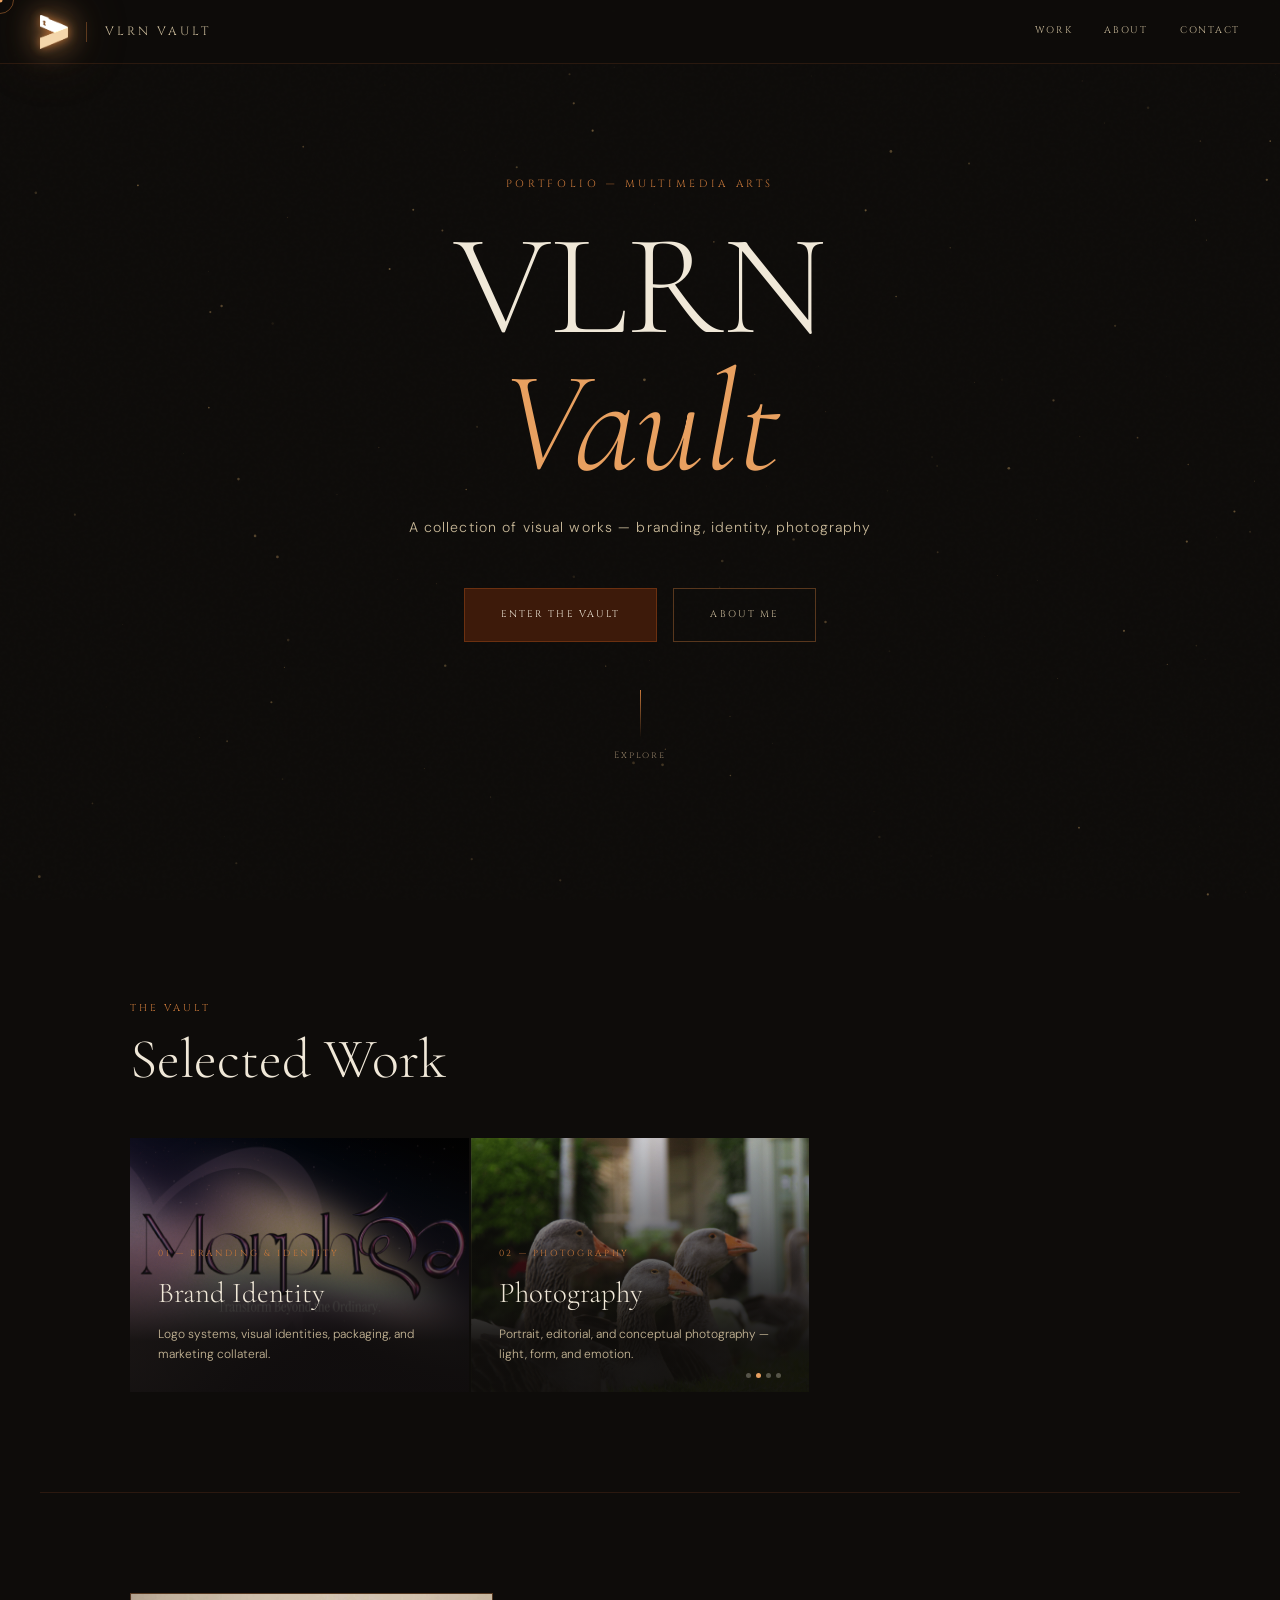
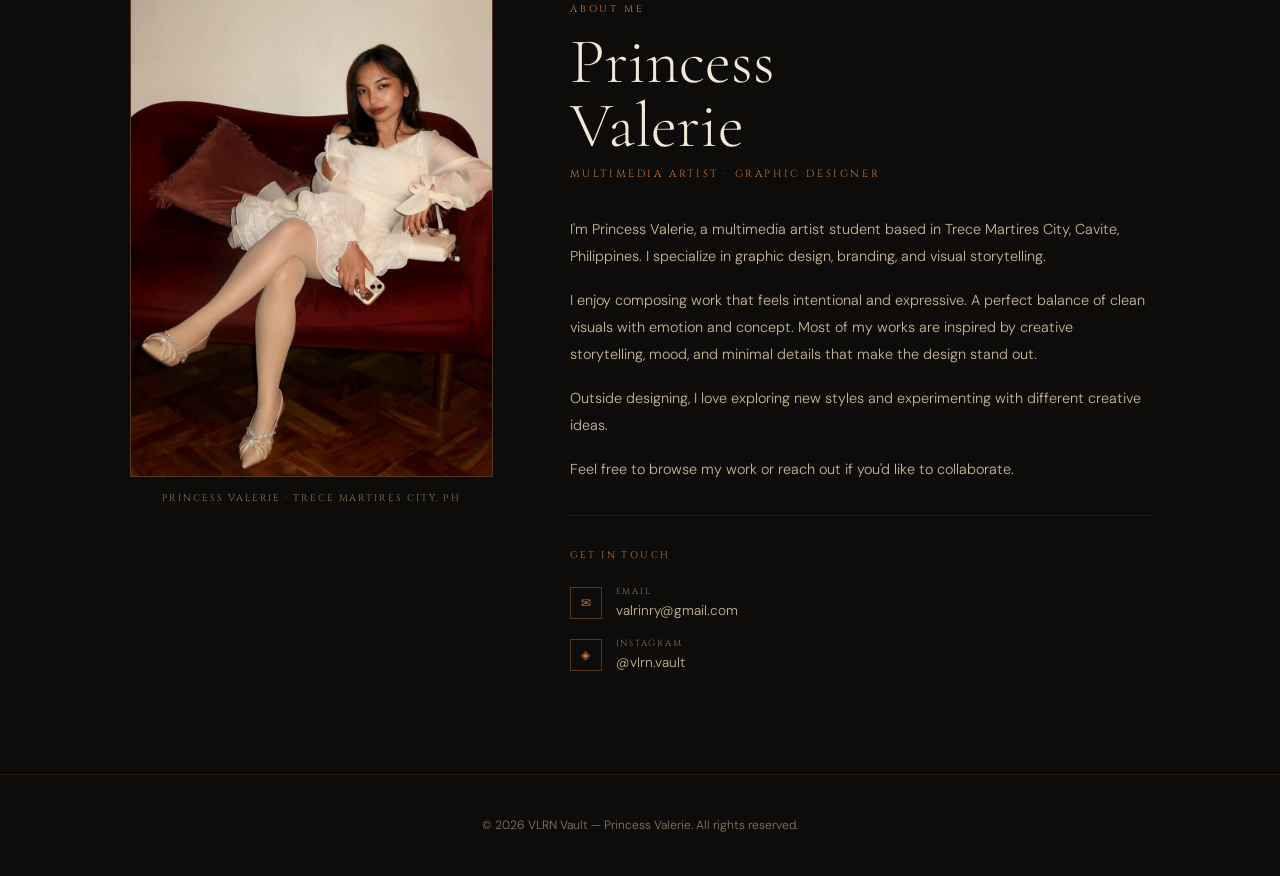
<file: index.html>
<!DOCTYPE html>
<html lang="en">
<head>
  <meta charset="UTF-8" />
  <meta name="viewport" content="width=device-width, initial-scale=1.0" />
  <title>VLRN Vault — Princess Valerie</title>
  <link rel="preconnect" href="https://fonts.googleapis.com" />
  <link rel="preconnect" href="https://fonts.gstatic.com" crossorigin />
  <link href="https://fonts.googleapis.com/css2?family=Cormorant+Garamond:ital,wght@0,300;0,400;0,500;0,600;1,300;1,400&family=Cinzel:wght@400;500;600&family=DM+Sans:wght@300;400;500&display=swap" rel="stylesheet" />
  <link rel="icon" type="image/png" href="../assets/vlrn5.png" />
  <style>
    :root {
      --bg: #0e0c0a; --bg2: #161310; --bg3: #1a1410;
      --brown: #3d1a0a; --brown-mid: #6b3010;
      --cream: #f0e8d8; --cream-muted: #c8b898; --cream-dim: #8a7860;
      --accent: #c8783a; --accent2: #e8a060; --accent3: #f0c080;
      --border: rgba(160, 80, 40, 0.2); --border-bright: rgba(200, 120, 58, 0.4);
      --ff-display: 'Cormorant Garamond', Georgia, serif;
      --ff-label: 'Cinzel', serif;
      --ff-body: 'DM Sans', sans-serif;
    }
    *, *::before, *::after { box-sizing: border-box; margin: 0; padding: 0; }
    html { scroll-behavior: smooth; }
    body {
      background: var(--bg); color: var(--cream);
      font-family: var(--ff-body); font-weight: 300;
      line-height: 1.7; overflow-x: hidden; cursor: none; min-height: 100vh;
    }
    body::before {
      content: ''; position: fixed; inset: 0; z-index: 1; pointer-events: none;
      background-image: url("data:image/svg+xml,%3Csvg viewBox='0 0 256 256' xmlns='http://www.w3.org/2000/svg'%3E%3Cfilter id='noise'%3E%3CfeTurbulence type='fractalNoise' baseFrequency='0.9' numOctaves='4' stitchTiles='stitch'/%3E%3C/filter%3E%3Crect width='100%25' height='100%25' filter='url(%23noise)' opacity='0.04'/%3E%3C/svg%3E");
      opacity: 0.35;
    }

    /* CURSOR */
    .cursor-dot { position:fixed;width:5px;height:5px;background:var(--accent2);border-radius:50%;pointer-events:none;z-index:9999;transform:translate(-50%,-50%); }
    .cursor-ring { position:fixed;width:28px;height:28px;border:1.5px solid rgba(200,120,58,0.5);border-radius:50%;pointer-events:none;z-index:9998;transform:translate(-50%,-50%);transition:width .25s,height .25s,border-color .25s; }
    .cursor-ring.hovered { width:44px;height:44px;border-color:var(--accent); }

    /* CANVAS */
    #stars { position:fixed;top:0;left:0;z-index:0;pointer-events:none;width:100%;height:100%; }

    /* NAV */
    .nav {
      position: fixed; top:0;left:0;right:0;height:64px;
      display:flex;align-items:center;justify-content:space-between;
      padding:0 40px;z-index:100;
      background: rgba(14,12,10,0.92);
      border-bottom:1px solid var(--border);
      backdrop-filter:blur(12px);
    }
    /* Logo area — mirrors photography.html */
    .nav-left { display:flex;align-items:center;gap:18px; }
    .vlrn-logo-link { display:flex;align-items:center;text-decoration:none;flex-shrink:0; }
    .vlrn-logo-img {
      height:34px;width:auto;display:block;
      filter:
        invert(0) sepia(0.35) saturate(1.5) hue-rotate(3deg) brightness(1.05)
        drop-shadow(0 0 5px rgba(200,120,58,0.9))
        drop-shadow(0 0 14px rgba(232,160,96,0.65))
        drop-shadow(0 0 28px rgba(200,120,58,0.3));
      transition:filter .3s ease;
    }
    .vlrn-logo-link:hover .vlrn-logo-img {
      filter:
        invert(1) sepia(0.45) saturate(1.7) hue-rotate(3deg) brightness(1.15)
        drop-shadow(0 0 8px rgba(240,192,128,1))
        drop-shadow(0 0 22px rgba(232,160,96,0.9))
        drop-shadow(0 0 44px rgba(200,120,58,0.5));
    }
    .vlrn-logo-text { font-family:var(--ff-label);font-size:0.75rem;letter-spacing:0.25em;text-transform:uppercase;color:var(--cream-muted);text-decoration:none;transition:color .2s; }
    .vlrn-logo-text:hover { color:var(--cream); }
    .nav-divider { width:1px;height:20px;background:var(--border-bright);flex-shrink:0; }

    .nav-links { display:flex;gap:32px;align-items:center; }
    .nav-links a { font-family:var(--ff-label);font-size:0.6rem;letter-spacing:0.18em;text-transform:uppercase;color:var(--cream-muted);text-decoration:none;transition:color .2s;padding:4px 0; }
    .nav-links a:hover { color:var(--accent2); }
    .nav-hamburger { display:none;flex-direction:column;gap:5px;background:none;border:none;padding:8px;cursor:none; }
    .nav-hamburger span { display:block;width:22px;height:1.5px;background:var(--cream-muted);transition:all .3s; }
    .nav-hamburger.open span:nth-child(1) { transform:translateY(6.5px) rotate(45deg); }
    .nav-hamburger.open span:nth-child(2) { opacity:0; }
    .nav-hamburger.open span:nth-child(3) { transform:translateY(-6.5px) rotate(-45deg); }
    .nav-mobile { display:none;position:fixed;inset:0;top:64px;z-index:99;background:rgba(14,12,10,0.98);backdrop-filter:blur(20px);flex-direction:column;align-items:center;justify-content:center;gap:48px; }
    .nav-mobile.open { display:flex; }
    .nav-mobile a { font-family:var(--ff-label);font-size:0.9rem;letter-spacing:0.28em;text-transform:uppercase;color:var(--cream-muted);text-decoration:none;transition:color .2s; }
    .nav-mobile a:hover { color:var(--accent2); }
    @media (max-width:768px) {
      .nav-links { display:none !important; }
      .nav-hamburger { display:flex; }
    }

    /* HERO */
    .hero {
      min-height: 100vh; display:flex;align-items:center;justify-content:center;
      position:relative;z-index:2;text-align:center;padding:120px 40px 80px;
    }
    .hero-content { max-width:800px; }
    .hero-eyebrow { font-family:var(--ff-label);font-size:0.65rem;letter-spacing:0.35em;text-transform:uppercase;color:var(--accent);margin-bottom:24px; }
    .hero-title {
      font-family:var(--ff-display);font-size:clamp(4rem,12vw,9rem);
      font-weight:300;line-height:0.95;color:var(--cream);margin-bottom:24px;
    }
    .hero-title em { font-style:italic;color:var(--accent2); }
    .hero-sub { font-size:0.88rem;color:var(--cream-muted);letter-spacing:0.08em;margin-bottom:48px; }
    .hero-scroll { display:inline-flex;flex-direction:column;align-items:center;gap:10px;color:var(--cream-dim);font-family:var(--ff-label);font-size:0.58rem;letter-spacing:0.2em;text-decoration:none; }
    .hero-scroll-line { width:1px;height:48px;background:linear-gradient(to bottom,var(--accent),transparent); }
    .hero-btns { display:flex;gap:16px;justify-content:center;flex-wrap:wrap;margin-bottom:48px; }
    .hero-btn { font-family:var(--ff-label);font-size:0.6rem;letter-spacing:0.22em;text-transform:uppercase;text-decoration:none;padding:18px 36px;transition:all .3s; }
    .hero-btn-primary { background:var(--brown);border:1px solid var(--brown-mid);color:var(--cream); }
    .hero-btn-primary:hover { background:var(--brown-mid);border-color:var(--accent);color:var(--cream); }
    .hero-btn-outline { background:transparent;border:1px solid var(--border-bright);color:var(--cream-muted); }
    .hero-btn-outline:hover { border-color:var(--accent);color:var(--cream); }

    /* VAULT SECTION */
    .vault-section { padding:100px 40px;max-width:1100px;margin:0 auto;position:relative;z-index:2; }
    .section-eyebrow { font-family:var(--ff-label);font-size:0.62rem;letter-spacing:0.3em;text-transform:uppercase;color:var(--accent);margin-bottom:12px; }
    .section-title { font-family:var(--ff-display);font-size:clamp(2rem,5vw,3.5rem);font-weight:300;color:var(--cream);margin-bottom:48px;line-height:1.1; }

    .vault-grid { display:grid;grid-template-columns:repeat(auto-fill,minmax(320px,1fr));gap:2px; }
    .vault-card {
      position:relative;overflow:hidden;aspect-ratio:4/3;
      text-decoration:none;color:var(--cream);display:flex;flex-direction:column;justify-content:flex-end;
    }
    .vault-card::before {
      content:'';position:absolute;inset:0;
      background:linear-gradient(to top,rgba(14,12,10,0.95) 20%,rgba(14,12,10,0.1));
      z-index:1;transition:opacity .4s;
    }
    .vault-card:hover::before { opacity:0.8; }
    .vault-card-bg { position:absolute;inset:0;background-size:cover;background-position:center;transition:transform .5s ease; }
    .vault-card:hover .vault-card-bg { transform:scale(1.06); }

    .vault-card-slide {
      position:absolute;inset:0;background-size:cover;background-position:center;
      opacity:0;transition:opacity 1.2s ease;
    }
    .vault-card-slide.active { opacity:1; }
    .slide-dots { position:absolute;bottom:14px;right:28px;z-index:3;display:flex;gap:5px; }
    .slide-dot { width:5px;height:5px;border-radius:50%;background:rgba(240,232,216,0.3);transition:background .3s; }
    .slide-dot.active { background:var(--accent2); }

    .vault-card-content { position:relative;z-index:2;padding:28px; }
    .vault-card-num { font-family:var(--ff-label);font-size:0.55rem;letter-spacing:0.3em;text-transform:uppercase;color:var(--accent);margin-bottom:8px;display:block; }
    .vault-card-name { font-family:var(--ff-display);font-size:1.8rem;font-weight:300;margin-bottom:6px; }
    .vault-card-desc { font-size:0.75rem;color:var(--cream-muted); }
    .vault-card-arrow { position:absolute;top:24px;right:24px;z-index:2;font-size:1rem;color:var(--accent);opacity:0;transform:translateX(-8px);transition:opacity .3s,transform .3s; }
    .vault-card:hover .vault-card-arrow { opacity:1;transform:translateX(0); }

    /* ABOUT SECTION */
    .about-section { padding:clamp(60px,8vw,100px) clamp(20px,5vw,40px);max-width:1100px;margin:0 auto;position:relative;z-index:2; }
    .about-grid { display:grid;grid-template-columns:1fr 1.6fr;gap:clamp(32px,6vw,80px);align-items:start; }
    .about-photo-wrap { position:relative;width:100%; }
    .about-photo { width:100%;aspect-ratio:3/4;object-fit:cover;object-position:top center;filter:grayscale(15%) contrast(1.05);border:1px solid var(--border-bright);display:block;max-height:65vh; }
    .about-photo-caption { font-family:var(--ff-label);font-size:0.6rem;letter-spacing:0.2em;text-transform:uppercase;color:var(--cream-dim);margin-top:14px;text-align:center; }
    .about-text { padding-top:8px; }
    .about-name { font-family:var(--ff-display);font-size:clamp(2rem,5vw,4rem);font-weight:300;line-height:1;color:var(--cream);margin-bottom:8px; }
    .about-title-line { font-family:var(--ff-label);font-size:0.65rem;letter-spacing:0.25em;text-transform:uppercase;color:var(--accent);margin-bottom:32px; }
    .about-bio { color:var(--cream-muted);font-size:clamp(0.82rem,2vw,0.9rem);line-height:1.9;margin-bottom:32px; }
    .about-bio p { margin-bottom:16px; }
    .about-bio p:last-child { margin-bottom:0; }
    @media (max-width:768px) {
      .about-section { padding:60px 20px; }
      .about-grid { grid-template-columns:1fr;gap:28px; }
      .about-photo { max-height:72vw; }
      .about-text { padding-top:0; }
      .about-name { font-size:clamp(2rem,9vw,3rem); }
    }
    @media (max-width:430px) {
      .about-photo { aspect-ratio:3/4;max-height:55vw; }
      .about-name { font-size:clamp(1.8rem,10vw,2.6rem); }
    }

    /* CONTACT */
    .contact-block { border-top:1px solid var(--border);padding-top:32px;margin-top:32px; }
    .contact-label { font-family:var(--ff-label);font-size:0.6rem;letter-spacing:0.25em;text-transform:uppercase;color:var(--accent);margin-bottom:20px; }
    .contact-items { display:flex;flex-direction:column;gap:14px; }
    .contact-item { display:flex;align-items:center;gap:14px; }
    .contact-icon { width:32px;height:32px;border:1px solid var(--border-bright);display:flex;align-items:center;justify-content:center;font-size:0.75rem;color:var(--accent);flex-shrink:0; }
    .contact-info { display:flex;flex-direction:column; }
    .contact-info-label { font-family:var(--ff-label);font-size:0.55rem;letter-spacing:0.2em;text-transform:uppercase;color:var(--cream-dim); }
    .contact-info-value { font-size:0.85rem;color:var(--cream-muted);text-decoration:none;transition:color .2s; }
    a.contact-info-value:hover { color:var(--cream); }

    /* DIVIDER */
    .divider { border:none;border-top:1px solid var(--border);margin:0 40px;position:relative;z-index:2; }

    /* FOOTER */
    footer { border-top:1px solid var(--border);padding:40px;text-align:center;position:relative;z-index:2; }
    footer p { font-size:0.75rem;color:var(--cream-dim); }

    /* GLOBAL RESPONSIVE */
    @media (max-width:768px) {
      .nav { padding:0 20px; }
      .vault-section { padding:60px 20px; }
      .vault-grid { grid-template-columns:1fr; }
      .hero { padding:100px 20px 60px;min-height:100svh; }
      .hero-btns { flex-direction:column;align-items:center; }
      .hero-btn { width:100%;max-width:280px;text-align:center; }
    }
    @media (max-width:480px) {
      .hero-title { font-size:clamp(2.5rem,20vw,5rem); }
      .section-title { font-size:clamp(1.6rem,7vw,2.5rem); }
      .about-name { font-size:clamp(1.8rem,8vw,3rem); }
      .vault-card-name { font-size:1.4rem; }
    }
    @media (min-width:1400px) {
      .about-section,.vault-section { max-width:1300px; }
    }

    /* SCROLL TO TOP */
    .scroll-top { position:fixed;bottom:32px;right:32px;z-index:200;width:44px;height:44px;border-radius:50%;background:rgba(61,26,10,0.85);border:1px solid rgba(200,120,58,0.4);color:rgba(200,160,100,0.8);font-size:1rem;display:flex;align-items:center;justify-content:center;cursor:none;text-decoration:none;opacity:0;pointer-events:none;transition:opacity .3s,border-color .3s,background .3s;backdrop-filter:blur(8px); }
    .scroll-top.visible { opacity:1;pointer-events:all; }
    .scroll-top:hover { background:rgba(107,58,10,0.8);border-color:var(--accent);color:var(--cream); }

    /* REVEAL */
    .reveal { opacity:0;transform:translateY(20px);transition:opacity .7s ease,transform .7s ease; }
    .reveal.in { opacity:1;transform:none; }
  </style>
</head>
<body>

  <canvas id="stars"></canvas>
  <div class="cursor-dot" id="dot"></div>
  <div class="cursor-ring" id="ring"></div>

  <nav class="nav">
    <!-- Logo — same as photography.html -->
    <div class="nav-left">
      <a href="#" class="vlrn-logo-link">
        <img src="assets/vlrn5.png" alt="VLRN Vault" class="vlrn-logo-img"
          onerror="this.style.display='none';" />
      </a>
      <div class="nav-divider"></div>
      <a href="#" class="vlrn-logo-text">VLRN Vault</a>
    </div>
    <div class="nav-links">
      <a href="#vault">Work</a>
      <a href="#about">About</a>
      <a href="#contact">Contact</a>
    </div>
    <button class="nav-hamburger" id="hamburger" aria-label="Menu">
      <span></span><span></span><span></span>
    </button>
  </nav>

  <div class="nav-mobile" id="navMobile">
    <a href="#vault" class="mob-link">Work</a>
    <a href="#about" class="mob-link">About</a>
    <a href="#contact" class="mob-link">Contact</a>
  </div>

  <!-- HERO -->
  <section class="hero">
    <div class="hero-content">
      <p class="hero-eyebrow reveal">Portfolio — Multimedia Arts</p>
      <h1 class="hero-title reveal">VLRN<br><em>Vault</em></h1>
      <p class="hero-sub reveal">A collection of visual works — branding, identity, photography</p>
      <div class="hero-btns reveal">
        <a href="#vault" class="hero-btn hero-btn-primary">Enter the Vault</a>
        <a href="#about" class="hero-btn hero-btn-outline">About Me</a>
      </div>
      <a href="#vault" class="hero-scroll reveal">
        <span class="hero-scroll-line"></span>
        Explore
      </a>
    </div>
  </section>

  <!-- VAULT GRID -->
  <section class="vault-section" id="vault">
    <p class="section-eyebrow reveal">The Vault</p>
    <h2 class="section-title reveal">Selected Work</h2>
    <div class="vault-grid">

      <!-- BRANDING -->
      <a href="branding.html" class="vault-card reveal">
        <div class="vault-card-bg" style="background:linear-gradient(135deg,#0d0518,#3d1278,#c44fd0);background-image:url('assets/header.png');background-size:cover;background-position:center;"></div>
        <span class="vault-card-arrow">→</span>
        <div class="vault-card-content">
          <span class="vault-card-num">01 — Branding & Identity</span>
          <h2 class="vault-card-name">Brand Identity</h2>
          <p class="vault-card-desc">Logo systems, visual identities, packaging, and marketing collateral.</p>
        </div>
      </a>

      <!-- PHOTOGRAPHY — slideshow -->
      <a href="photography.html" class="vault-card reveal" id="photoCard">
        <div class="slide-dots" id="slideDots"></div>
        <span class="vault-card-arrow">→</span>
        <div class="vault-card-content">
          <span class="vault-card-num">02 — Photography</span>
          <h2 class="vault-card-name">Photography</h2>
          <p class="vault-card-desc">Portrait, editorial, and conceptual photography — light, form, and emotion.</p>
        </div>
      </a>

    </div>
  </section>

  <hr class="divider" />

  <!-- ABOUT -->
  <section class="about-section" id="about">
    <div class="about-grid">
      <div class="about-photo-wrap reveal">
        <img class="about-photo" src="assets/PengPengSahur.jpg" alt="Princess Valerie" onerror="this.style.background='#1a1410';this.style.minHeight='400px';" />
        <p class="about-photo-caption">Princess Valerie · Trece Martires City, PH</p>
      </div>
      <div class="about-text">
        <p class="section-eyebrow reveal">About Me</p>
        <h2 class="about-name reveal">Princess<br>Valerie</h2>
        <p class="about-title-line reveal">Multimedia Artist · Graphic Designer</p>
        <div class="about-bio reveal">
          <p>I'm Princess Valerie, a multimedia artist student based in Trece Martires City, Cavite, Philippines. I specialize in graphic design, branding, and visual storytelling.</p>
          <p>I enjoy composing work that feels intentional and expressive. A perfect balance of clean visuals with emotion and concept. Most of my works are inspired by creative storytelling, mood, and minimal details that make the design stand out.</p>
          <p>Outside designing, I love exploring new styles and experimenting with different creative ideas.</p>
          <p>Feel free to browse my work or reach out if you'd like to collaborate.</p>
        </div>
        <div class="contact-block reveal" id="contact">
          <p class="contact-label">Get in Touch</p>
          <div class="contact-items">
            <div class="contact-item">
              <div class="contact-icon">✉</div>
              <div class="contact-info">
                <span class="contact-info-label">Email</span>
                <a href="mailto:valrinry@gmail.com" class="contact-info-value">valrinry@gmail.com</a>
              </div>
            </div>
            <div class="contact-item">
              <div class="contact-icon">◈</div>
              <div class="contact-info">
                <span class="contact-info-label">Instagram</span>
                <a href="https://instagram.com/vlrn.vault" target="_blank" class="contact-info-value">@vlrn.vault</a>
              </div>
            </div>
          </div>
        </div>
      </div>
    </div>
  </section>

  <footer>
    <p>© 2026 VLRN Vault — Princess Valerie. All rights reserved.</p>
  </footer>

  <a href="#" class="scroll-top" id="scrollTop" aria-label="Back to top">↑</a>

  <script>
    /* STARS */
    (function() {
      const canvas = document.getElementById('stars'), ctx = canvas.getContext('2d');
      let stars = [], W, H;
      function resize() { W = canvas.width = window.innerWidth; H = canvas.height = window.innerHeight; }
      function initStars() {
        stars = [];
        for (let i = 0; i < 160; i++)
          stars.push({ x:Math.random()*W, y:Math.random()*H, r:Math.random()*1.2+0.2, a:Math.random(), da:(Math.random()-.5)*.004, speed:Math.random()*.1+.02 });
      }
      function draw() {
        ctx.clearRect(0,0,W,H);
        stars.forEach(s => {
          s.a += s.da; if (s.a<=0||s.a>=1) s.da*=-1;
          s.y -= s.speed; if (s.y<0) { s.y=H; s.x=Math.random()*W; }
          ctx.beginPath(); ctx.arc(s.x,s.y,s.r,0,Math.PI*2);
          ctx.fillStyle=`rgba(200,160,100,${s.a*0.5})`; ctx.fill();
        });
        requestAnimationFrame(draw);
      }
      window.addEventListener('resize', () => { resize(); initStars(); });
      resize(); initStars(); draw();
    })();

    /* CURSOR */
    (function() {
      const dot = document.getElementById('dot'), ring = document.getElementById('ring');
      let mx=0,my=0,rx=0,ry=0;
      document.addEventListener('mousemove', e => { mx=e.clientX; my=e.clientY; });
      (function follow() {
        rx+=(mx-rx)*.12; ry+=(my-ry)*.12;
        dot.style.left=mx+'px'; dot.style.top=my+'px';
        ring.style.left=rx+'px'; ring.style.top=ry+'px';
        requestAnimationFrame(follow);
      })();
      document.querySelectorAll('a,button').forEach(el => {
        el.addEventListener('mouseenter', () => ring.classList.add('hovered'));
        el.addEventListener('mouseleave', () => ring.classList.remove('hovered'));
      });
    })();

    /* PHOTOGRAPHY SLIDESHOW */
    (function() {
      const slides = [
        'assets/IMG_0067.jpg',
        'assets/IMG_0069.jpg',
        'assets/IMG_6723 3.jpg',
        'assets/IMG_9928.jpg'
      ];
      const card = document.getElementById('photoCard');
      const dotsEl = document.getElementById('slideDots');
      let cur = 0;

      slides.forEach((src, i) => {
        const el = document.createElement('div');
        el.className = 'vault-card-slide' + (i === 0 ? ' active' : '');
        el.style.backgroundImage = `url('${src}')`;
        card.insertBefore(el, card.firstChild);

        const dot = document.createElement('div');
        dot.className = 'slide-dot' + (i === 0 ? ' active' : '');
        dotsEl.appendChild(dot);
      });

      setInterval(() => {
        const allSlides = card.querySelectorAll('.vault-card-slide');
        const allDots = dotsEl.querySelectorAll('.slide-dot');
        allSlides[cur].classList.remove('active');
        allDots[cur].classList.remove('active');
        cur = (cur + 1) % slides.length;
        allSlides[cur].classList.add('active');
        allDots[cur].classList.add('active');
      }, 2800);
    })();

    /* SCROLL TO TOP */
    const scrollTopBtn = document.getElementById('scrollTop');
    window.addEventListener('scroll', () => scrollTopBtn.classList.toggle('visible', window.scrollY > 300));
    scrollTopBtn.addEventListener('click', e => { e.preventDefault(); window.scrollTo({ top:0, behavior:'smooth' }); });

    /* REVEAL */
    const ro = new IntersectionObserver(entries => {
      entries.forEach(e => {
        if (e.isIntersecting) {
          const sibs = [...e.target.parentElement.querySelectorAll('.reveal')];
          setTimeout(() => e.target.classList.add('in'), sibs.indexOf(e.target) * 100);
          ro.unobserve(e.target);
        }
      });
    }, { threshold: 0.1 });
    document.querySelectorAll('.reveal').forEach(r => ro.observe(r));

    /* HAMBURGER */
    const hamburger = document.getElementById('hamburger');
    const navMobile = document.getElementById('navMobile');
    hamburger.addEventListener('click', () => {
      hamburger.classList.toggle('open');
      navMobile.classList.toggle('open');
      document.body.style.overflow = navMobile.classList.contains('open') ? 'hidden' : '';
    });
    document.querySelectorAll('.mob-link').forEach(link => {
      link.addEventListener('click', () => {
        hamburger.classList.remove('open');
        navMobile.classList.remove('open');
        document.body.style.overflow = '';
      });
    });
  </script>
</body>
</html>
</file>
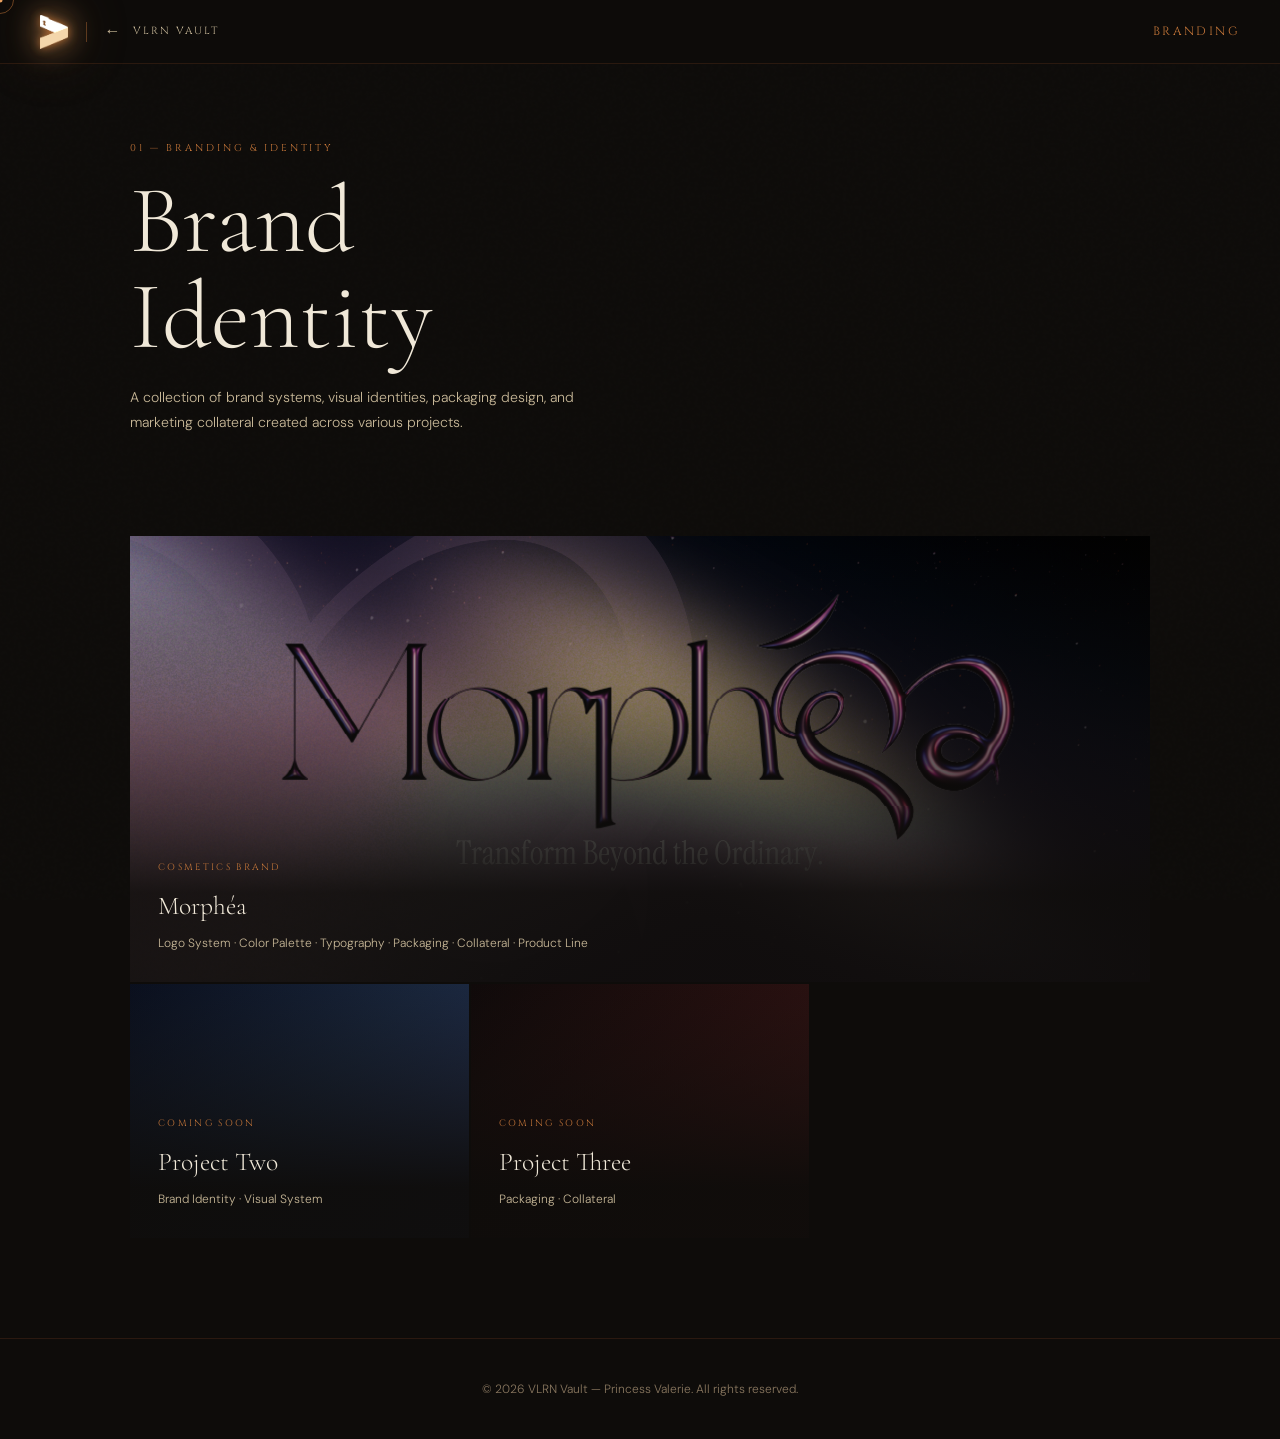
<file: branding.html>
<!DOCTYPE html>
<html lang="en">
<head>
  <meta charset="UTF-8" />
  <meta name="viewport" content="width=device-width, initial-scale=1.0" />
  <title>Branding — VLRN Vault</title>
  <link rel="preconnect" href="https://fonts.googleapis.com" />
  <link rel="preconnect" href="https://fonts.gstatic.com" crossorigin />
  <link href="https://fonts.googleapis.com/css2?family=Cormorant+Garamond:ital,wght@0,300;0,400;0,500;0,600;1,300;1,400&family=Cinzel:wght@400;500;600&family=DM+Sans:wght@300;400;500&display=swap" rel="stylesheet" />
  <style>
    :root {
      --bg: #0e0c0a; --bg2: #161310;
      --brown: #3d1a0a; --brown-mid: #6b3010;
      --cream: #f0e8d8; --cream-muted: #c8b898; --cream-dim: #8a7860;
      --accent: #c8783a; --accent2: #e8a060;
      --border: rgba(160, 80, 40, 0.2); --border-bright: rgba(200, 120, 58, 0.4);
      --ff-display: 'Cormorant Garamond', Georgia, serif;
      --ff-label: 'Cinzel', serif;
      --ff-body: 'DM Sans', sans-serif;
    }
    *, *::before, *::after { box-sizing: border-box; margin: 0; padding: 0; }
    html { scroll-behavior: smooth; }
    body {
      background: var(--bg); color: var(--cream);
      font-family: var(--ff-body); font-weight: 300;
      line-height: 1.7; overflow-x: hidden; cursor: none; min-height: 100vh;
    }
    body::before {
      content: ''; position: fixed; inset: 0; z-index: 1; pointer-events: none;
      background-image: url("data:image/svg+xml,%3Csvg viewBox='0 0 256 256' xmlns='http://www.w3.org/2000/svg'%3E%3Cfilter id='noise'%3E%3CfeTurbulence type='fractalNoise' baseFrequency='0.9' numOctaves='4' stitchTiles='stitch'/%3E%3C/filter%3E%3Crect width='100%25' height='100%25' filter='url(%23noise)' opacity='0.04'/%3E%3C/svg%3E");
      opacity: 0.35;
    }
    .cursor-dot { position:fixed;width:5px;height:5px;background:var(--accent2);border-radius:50%;pointer-events:none;z-index:9999;transform:translate(-50%,-50%); }
    .cursor-ring { position:fixed;width:28px;height:28px;border:1.5px solid rgba(200,120,58,0.5);border-radius:50%;pointer-events:none;z-index:9998;transform:translate(-50%,-50%);transition:width .25s,height .25s,border-color .25s; }
    .cursor-ring.hovered { width:44px;height:44px;border-color:var(--accent); }

    /* NAV */
    .nav {
      position: fixed; top:0;left:0;right:0;height:64px;
      display:flex;align-items:center;justify-content:space-between;
      padding:0 40px;z-index:100;
      background: rgba(14,12,10,0.92);
      border-bottom:1px solid var(--border);
      backdrop-filter:blur(12px);
    }
    .nav-left{display:flex;align-items:center;gap:18px;}
    .vlrn-logo-link{display:flex;align-items:center;text-decoration:none;flex-shrink:0;}
    .vlrn-logo-img{
      height:34px;width:auto;display:block;
      filter:
        invert(0) sepia(0.35) saturate(1.5) hue-rotate(3deg) brightness(1.05)
        drop-shadow(0 0 5px rgba(200,120,58,0.9))
        drop-shadow(0 0 14px rgba(232,160,96,0.65))
        drop-shadow(0 0 28px rgba(200,120,58,0.3));
      transition:filter .3s ease;
    }
    .vlrn-logo-link:hover .vlrn-logo-img{
      filter:
        invert(1) sepia(0.45) saturate(1.7) hue-rotate(3deg) brightness(1.15)
        drop-shadow(0 0 8px rgba(240,192,128,1))
        drop-shadow(0 0 22px rgba(232,160,96,0.9))
        drop-shadow(0 0 44px rgba(200,120,58,0.5));
    }
    .nav-divider{width:1px;height:20px;background:var(--border-bright);flex-shrink:0;}
    .nav-back {
      font-family:var(--ff-label);font-size:0.65rem;letter-spacing:0.2em;
      text-transform:uppercase;color:var(--cream-muted);text-decoration:none;
      display:flex;align-items:center;gap:10px;transition:color .2s;
    }
    .nav-back:hover { color:var(--cream); }
    .nav-back span { font-size:1rem; }
    .nav-title {
      font-family:var(--ff-label);font-size:0.75rem;letter-spacing:0.2em;
      text-transform:uppercase;color:var(--accent);
    }

    /* PAGE HERO */
    .page-hero {
      padding: 140px 40px 80px;
      max-width: 1100px; margin: 0 auto;
      position: relative; z-index: 2;
    }
    .page-eyebrow {
      font-family:var(--ff-label);font-size:0.62rem;letter-spacing:0.3em;
      text-transform:uppercase;color:var(--accent);margin-bottom:16px;
    }
    .page-title {
      font-family:var(--ff-display);
      font-size:clamp(3rem,8vw,6rem);font-weight:300;
      color:var(--cream);line-height:1;margin-bottom:20px;
    }
    .page-desc {
      font-size:0.88rem;color:var(--cream-muted);max-width:500px;line-height:1.8;
    }

    /* PROJECTS GRID */
    .projects-section {
      padding: 20px 40px 100px;
      max-width: 1100px; margin: 0 auto;
      position: relative; z-index: 2;
    }
    .projects-grid {
      display: grid;
      grid-template-columns: repeat(auto-fill, minmax(320px, 1fr));
      gap: 2px;
    }
    .project-card {
      position: relative; overflow: hidden;
      aspect-ratio: 4/3; cursor: none;
      text-decoration: none; color: var(--cream);
      display: flex; flex-direction: column; justify-content: flex-end;
    }
    .project-card::before {
      content:'';position:absolute;inset:0;
      background:linear-gradient(to top, rgba(14,12,10,0.95) 20%, rgba(14,12,10,0.1));
      z-index:1;transition:opacity .4s;
    }
    .project-card:hover::before { opacity:0.8; }
    .project-card-bg {
      position:absolute;inset:0;background-size:cover;background-position:center;
      transition:transform .5s ease;
    }
    .project-card:hover .project-card-bg { transform:scale(1.06); }
    .project-card-content {
      position:relative;z-index:2;padding:28px;
    }
    .project-cat {
      font-family:var(--ff-label);font-size:0.58rem;
      letter-spacing:0.25em;text-transform:uppercase;
      color:var(--accent);margin-bottom:8px;display:block;
    }
    .project-name {
      font-family:var(--ff-display);font-size:1.6rem;font-weight:300;margin-bottom:6px;
    }
    .project-tags { font-size:0.75rem;color:var(--cream-muted); }
    .project-arrow {
      position:absolute;top:24px;right:24px;z-index:2;
      font-size:1rem;color:var(--accent);
      opacity:0;transform:translateX(-8px);
      transition:opacity .3s,transform .3s;
    }
    .project-card:hover .project-arrow { opacity:1;transform:translateX(0); }

    /* FEATURED (larger card) */
    .project-card.featured { aspect-ratio: 16/7; grid-column: 1/-1; }

    .reveal { opacity:0;transform:translateY(20px);transition:opacity .7s ease,transform .7s ease; }
    .reveal.in { opacity:1;transform:none; }

    footer { border-top:1px solid var(--border);padding:40px;text-align:center;position:relative;z-index:2; }
    footer p { font-size:0.75rem;color:var(--cream-dim); }

    @media (max-width:768px) {
      .nav { padding:0 20px; }
      .page-hero,.projects-section { padding-left:20px;padding-right:20px; }
      .project-card.featured { grid-column:auto; aspect-ratio:4/3; }
    }

    /* SCROLL TO TOP */
    .scroll-top-btn {
      position: fixed; bottom: 32px; right: 32px; z-index: 500;
      width: 48px; height: 48px;
      background: rgba(61,26,10,0.4);
      border: 1px solid var(--border-bright);
      border-radius: 50%;
      display: flex; align-items: center; justify-content: center;
      cursor: none; text-decoration: none;
      backdrop-filter: blur(10px);
      opacity: 0; pointer-events: none;
      transition: opacity 0.3s, background 0.2s, transform 0.2s;
    }
    .scroll-top-btn.visible { opacity: 1; pointer-events: auto; }
    .scroll-top-btn:hover { background: rgba(107,48,16,0.6); transform: translateY(-3px); }
    .scroll-top-btn svg { width: 18px; height: 18px; stroke: var(--accent2); fill: none; stroke-width: 2; stroke-linecap: round; stroke-linejoin: round; }
  </style>
</head>
<body>
  <div class="cursor-dot" id="dot"></div>
  <div class="cursor-ring" id="ring"></div>

  <nav class="nav">
    <div class="nav-left">
      <a href="index.html" class="vlrn-logo-link">
        <img src="assets/vlrn5.png" alt="VLRN Vault" class="vlrn-logo-img"
          onerror="this.style.display='none'" />
      </a>
      <div class="nav-divider"></div>
      <a href="index.html" class="nav-back"><span>←</span> VLRN Vault</a>
    </div>
    <span class="nav-title">Branding</span>
  </nav>

  <div class="page-hero">
    <p class="page-eyebrow reveal">01 — Branding & Identity</p>
    <h1 class="page-title reveal">Brand<br>Identity</h1>
    <p class="page-desc reveal">A collection of brand systems, visual identities, packaging design, and marketing collateral created across various projects.</p>
  </div>

  <div class="projects-section">
    <div class="projects-grid">

      <!-- MORPHÉA — Featured -->
      <a href="morphea/index.html" class="project-card featured reveal">
        <div class="project-card-bg" style="background: linear-gradient(135deg, #0d0518 0%, #1e0a42 30%, #3d1278 60%, #6b28c8 80%, #c44fd0 100%);background-image:url('assets/header.png');background-size:cover;background-position:center;"></div>
        <span class="project-arrow">→</span>
        <div class="project-card-content">
          <span class="project-cat">Cosmetics Brand</span>
          <h2 class="project-name">Morphéa</h2>
          <p class="project-tags">Logo System · Color Palette · Typography · Packaging · Collateral · Product Line</p>
        </div>
      </a>

      <!-- Placeholder project 2 -->
      <a href="#" class="project-card reveal">
        <div class="project-card-bg" style="background: linear-gradient(135deg, #0a1020, #1a2840, #2a3860);"></div>
        <span class="project-arrow">→</span>
        <div class="project-card-content">
          <span class="project-cat">Coming Soon</span>
          <h2 class="project-name">Project Two</h2>
          <p class="project-tags">Brand Identity · Visual System</p>
        </div>
      </a>

      <!-- Placeholder project 3 -->
      <a href="#" class="project-card reveal">
        <div class="project-card-bg" style="background: linear-gradient(135deg, #100a0a, #281010, #401818);"></div>
        <span class="project-arrow">→</span>
        <div class="project-card-content">
          <span class="project-cat">Coming Soon</span>
          <h2 class="project-name">Project Three</h2>
          <p class="project-tags">Packaging · Collateral</p>
        </div>
      </a>
    </div>
  </div>

  <a href="#" class="scroll-top-btn" id="scrollTopBtn" aria-label="Back to top">
    <svg viewBox="0 0 24 24"><polyline points="18 15 12 9 6 15"/></svg>
  </a>

  <footer>
    <p>© 2026 VLRN Vault — Princess Valerie. All rights reserved.</p>
  </footer>

  <script>
    const dot=document.getElementById('dot'), ring=document.getElementById('ring');
    let mx=0,my=0,rx=0,ry=0;
    document.addEventListener('mousemove',e=>{mx=e.clientX;my=e.clientY;});
    (function follow(){rx+=(mx-rx)*.12;ry+=(my-ry)*.12;dot.style.left=mx+'px';dot.style.top=my+'px';ring.style.left=rx+'px';ring.style.top=ry+'px';requestAnimationFrame(follow);})();
    document.querySelectorAll('a').forEach(el=>{el.addEventListener('mouseenter',()=>ring.classList.add('hovered'));el.addEventListener('mouseleave',()=>ring.classList.remove('hovered'));});
    const ro=new IntersectionObserver(entries=>{entries.forEach((e,i)=>{if(e.isIntersecting){const sibs=[...e.target.parentElement.querySelectorAll('.reveal')];setTimeout(()=>e.target.classList.add('in'),sibs.indexOf(e.target)*120);ro.unobserve(e.target);}});},{threshold:.1});
    document.querySelectorAll('.reveal').forEach(r=>ro.observe(r));

    const scrollBtn=document.getElementById('scrollTopBtn');
    window.addEventListener('scroll',()=>scrollBtn.classList.toggle('visible',window.scrollY>300));
    scrollBtn.addEventListener('click',e=>{e.preventDefault();window.scrollTo({top:0,behavior:'smooth'});});
  </script>
</body>
</html>
</file>
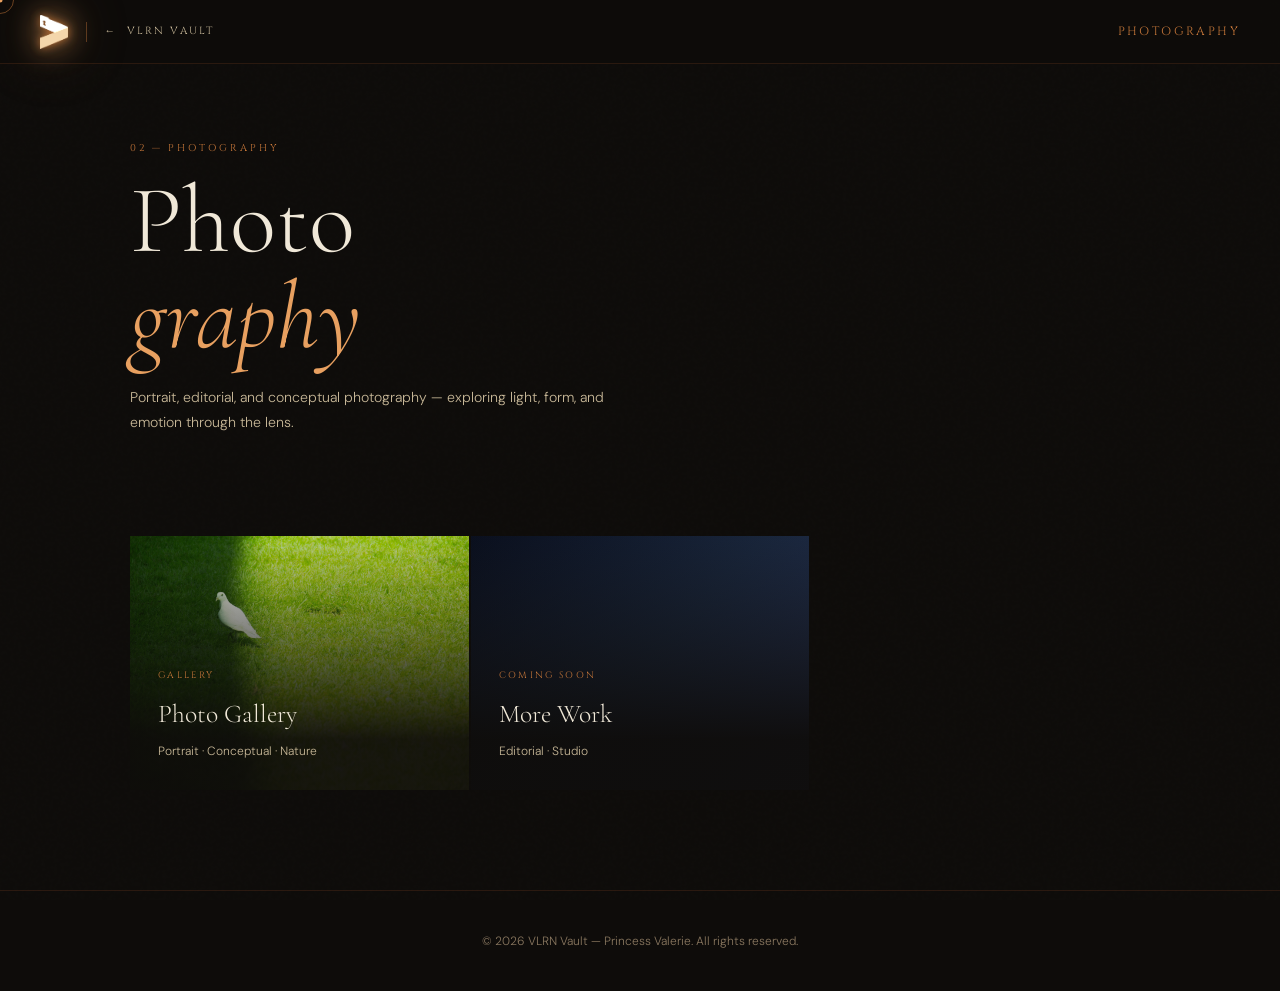
<file: photography.html>
<!DOCTYPE html>
<html lang="en">
<head>
  <meta charset="UTF-8" />
  <meta name="viewport" content="width=device-width, initial-scale=1.0" />
  <title>Photography — VLRN Vault</title>
  <link rel="preconnect" href="https://fonts.googleapis.com" />
  <link rel="preconnect" href="https://fonts.gstatic.com" crossorigin />
  <link href="https://fonts.googleapis.com/css2?family=Cormorant+Garamond:ital,wght@0,300;0,400;0,500;0,600;1,300;1,400&family=Cinzel:wght@400;500;600&family=DM+Sans:wght@300;400;500&display=swap" rel="stylesheet" />
  <style>
    :root {
      --bg:#0e0c0a;--bg2:#161310;
      --cream:#f0e8d8;--cream-muted:#c8b898;--cream-dim:#8a7860;
      --accent:#c8783a;--accent2:#e8a060;
      --border:rgba(160,80,40,0.2);--border-bright:rgba(200,120,58,0.4);
      --ff-display:'Cormorant Garamond',Georgia,serif;
      --ff-label:'Cinzel',serif;--ff-body:'DM Sans',sans-serif;
    }
    *,*::before,*::after{box-sizing:border-box;margin:0;padding:0;}
    html{scroll-behavior:smooth;}
    body{background:var(--bg);color:var(--cream);font-family:var(--ff-body);font-weight:300;line-height:1.7;overflow-x:hidden;cursor:none;min-height:100vh;}
    body::before{content:'';position:fixed;inset:0;z-index:1;pointer-events:none;background-image:url("data:image/svg+xml,%3Csvg viewBox='0 0 256 256' xmlns='http://www.w3.org/2000/svg'%3E%3Cfilter id='noise'%3E%3CfeTurbulence type='fractalNoise' baseFrequency='0.9' numOctaves='4' stitchTiles='stitch'/%3E%3C/filter%3E%3Crect width='100%25' height='100%25' filter='url(%23noise)' opacity='0.04'/%3E%3C/svg%3E");opacity:.35;}
    .cursor-dot{position:fixed;width:5px;height:5px;background:var(--accent2);border-radius:50%;pointer-events:none;z-index:9999;transform:translate(-50%,-50%);}
    .cursor-ring{position:fixed;width:28px;height:28px;border:1.5px solid rgba(200,120,58,0.5);border-radius:50%;pointer-events:none;z-index:9998;transform:translate(-50%,-50%);transition:width .25s,height .25s,border-color .25s;}
    .cursor-ring.hovered{width:44px;height:44px;border-color:var(--accent);}
    .nav{position:fixed;top:0;left:0;right:0;height:64px;display:flex;align-items:center;justify-content:space-between;padding:0 40px;z-index:100;background:rgba(14,12,10,0.92);border-bottom:1px solid var(--border);backdrop-filter:blur(12px);}
    .nav-left{display:flex;align-items:center;gap:18px;}
    .vlrn-logo-link{display:flex;align-items:center;text-decoration:none;flex-shrink:0;}
    .vlrn-logo-img{
      height:34px;width:auto;display:block;
      filter:
        invert(0) sepia(0.35) saturate(1.5) hue-rotate(3deg) brightness(1.05)
        drop-shadow(0 0 5px rgba(200,120,58,0.9))
        drop-shadow(0 0 14px rgba(232,160,96,0.65))
        drop-shadow(0 0 28px rgba(200,120,58,0.3));
      transition:filter .3s ease;
    }
    .vlrn-logo-link:hover .vlrn-logo-img{
      filter:
        invert(1) sepia(0.45) saturate(1.7) hue-rotate(3deg) brightness(1.15)
        drop-shadow(0 0 8px rgba(240,192,128,1))
        drop-shadow(0 0 22px rgba(232,160,96,0.9))
        drop-shadow(0 0 44px rgba(200,120,58,0.5));
    }
    .nav-divider{width:1px;height:20px;background:var(--border-bright);flex-shrink:0;}
    .nav-back{font-family:var(--ff-label);font-size:.65rem;letter-spacing:.2em;text-transform:uppercase;color:var(--cream-muted);text-decoration:none;display:flex;align-items:center;gap:10px;transition:color .2s;}
    .nav-back:hover{color:var(--cream);}
    .nav-title{font-family:var(--ff-label);font-size:.75rem;letter-spacing:.2em;text-transform:uppercase;color:var(--accent);}
    .page-hero{padding:140px 40px 80px;max-width:1100px;margin:0 auto;position:relative;z-index:2;}
    .page-eyebrow{font-family:var(--ff-label);font-size:.62rem;letter-spacing:.3em;text-transform:uppercase;color:var(--accent);margin-bottom:16px;}
    .page-title{font-family:var(--ff-display);font-size:clamp(3rem,8vw,6rem);font-weight:300;color:var(--cream);line-height:1;margin-bottom:20px;}
    .page-desc{font-size:.88rem;color:var(--cream-muted);max-width:500px;line-height:1.8;}
    .gallery-section{padding:20px 40px 100px;max-width:1100px;margin:0 auto;position:relative;z-index:2;}
    .gallery-grid{columns:3;gap:3px;}
    @media(max-width:900px){.gallery-grid{columns:2;}}
    @media(max-width:600px){.gallery-grid{columns:1;}}
    .gallery-item{break-inside:avoid;margin-bottom:3px;overflow:hidden;position:relative;cursor:none;}
    .gallery-item-inner{width:100%;display:block;transition:transform .5s ease;}
    .gallery-item:hover .gallery-item-inner{transform:scale(1.03);}
    .gallery-placeholder{width:100%;background:var(--bg2);display:flex;align-items:center;justify-content:center;position:relative;overflow:hidden;}
    .gallery-placeholder::after{content:'';position:absolute;inset:0;background:linear-gradient(to bottom,transparent 60%,rgba(14,12,10,.7));}
    .gp-inner{font-size:3rem;opacity:.2;padding:40px 0;}
    .coming-soon-note{text-align:center;padding:60px 20px;color:var(--cream-muted);font-size:.85rem;font-family:var(--ff-label);letter-spacing:.15em;}
    .reveal{opacity:0;transform:translateY(20px);transition:opacity .7s ease,transform .7s ease;}
    .reveal.in{opacity:1;transform:none;}
    footer{border-top:1px solid var(--border);padding:40px;text-align:center;position:relative;z-index:2;}
    footer p{font-size:.75rem;color:var(--cream-dim);}
    .scroll-top-btn{position:fixed;bottom:32px;right:32px;z-index:500;width:48px;height:48px;background:rgba(61,26,10,.4);border:1px solid var(--border-bright);border-radius:50%;display:flex;align-items:center;justify-content:center;cursor:none;text-decoration:none;backdrop-filter:blur(10px);opacity:0;pointer-events:none;transition:opacity .3s,background .2s,transform .2s;}
    .scroll-top-btn.visible{opacity:1;pointer-events:auto;}
    .scroll-top-btn:hover{background:rgba(107,48,16,.6);transform:translateY(-3px);}
    .scroll-top-btn svg{width:18px;height:18px;stroke:var(--accent2);fill:none;stroke-width:2;stroke-linecap:round;stroke-linejoin:round;}
  </style>
</head>
<body>
  <div class="cursor-dot" id="dot"></div>
  <div class="cursor-ring" id="ring"></div>

  <nav class="nav">
    <div class="nav-left">
      <a href="index.html" class="vlrn-logo-link">
        <img src="assets/vlrn5.png" alt="VLRN Vault" class="vlrn-logo-img"
          onerror="this.style.display='none'" />
      </a>
      <div class="nav-divider"></div>
      <a href="index.html" class="nav-back"><span>←</span> VLRN Vault</a>
    </div>
    <span class="nav-title">Photography</span>
  </nav>

  <div class="page-hero">
    <p class="page-eyebrow reveal">02 — Photography</p>
    <h1 class="page-title reveal">Photo<br><em style="font-style:italic;color:var(--accent2)">graphy</em></h1>
    <p class="page-desc reveal">Portrait, editorial, and conceptual photography — exploring light, form, and emotion through the lens.</p>
  </div>

  <div class="gallery-section">
    <div class="projects-grid" style="display:grid;grid-template-columns:repeat(auto-fill,minmax(320px,1fr));gap:2px;">

      <!-- Gallery Entry -->
      <a href="Photography/Photo-index.html" class="project-card reveal" style="position:relative;overflow:hidden;aspect-ratio:4/3;cursor:none;text-decoration:none;color:var(--cream);display:flex;flex-direction:column;justify-content:flex-end;">
        <!-- Slideshow bg -->
        <div class="photo-slide active" style="position:absolute;inset:0;background-image:url('assets/IMG_0067.jpg');background-size:cover;background-position:center;transition:opacity 1s ease;"></div>
        <div class="photo-slide" style="position:absolute;inset:0;background-image:url('assets/IMG_0069.jpg');background-size:cover;background-position:center;opacity:0;transition:opacity 1s ease;"></div>
        <div class="photo-slide" style="position:absolute;inset:0;background-image:url('assets/IMG_6723 3.jpg');background-size:cover;background-position:center;opacity:0;transition:opacity 1s ease;"></div>
        <div class="photo-slide" style="position:absolute;inset:0;background-image:url('assets/IMG_9928.jpg');background-size:cover;background-position:center;opacity:0;transition:opacity 1s ease;"></div>
        <div style="position:absolute;inset:0;background:linear-gradient(to top,rgba(14,12,10,0.95) 20%,rgba(14,12,10,0.1));z-index:1;"></div>
        <span style="position:absolute;top:24px;right:24px;z-index:2;font-size:1rem;color:var(--accent);opacity:0;transform:translateX(-8px);transition:opacity .3s,transform .3s;" class="p-arrow">→</span>
        <div style="position:relative;z-index:2;padding:28px;">
          <span style="font-family:var(--ff-label);font-size:0.58rem;letter-spacing:0.25em;text-transform:uppercase;color:var(--accent);margin-bottom:8px;display:block;">Gallery</span>
          <h2 style="font-family:var(--ff-display);font-size:1.6rem;font-weight:300;margin-bottom:6px;">Photo Gallery</h2>
          <p style="font-size:0.75rem;color:var(--cream-muted);">Portrait · Conceptual · Nature</p>
        </div>
      </a>

      <!-- Placeholder 2 -->
      <a href="#" class="project-card reveal" style="position:relative;overflow:hidden;aspect-ratio:4/3;cursor:none;text-decoration:none;color:var(--cream);display:flex;flex-direction:column;justify-content:flex-end;">
        <div style="position:absolute;inset:0;background:linear-gradient(135deg,#0a1020,#1a2840,#2a3860);"></div>
        <div style="position:absolute;inset:0;background:linear-gradient(to top,rgba(14,12,10,0.95) 20%,rgba(14,12,10,0.1));z-index:1;"></div>
        <div style="position:relative;z-index:2;padding:28px;">
          <span style="font-family:var(--ff-label);font-size:0.58rem;letter-spacing:0.25em;text-transform:uppercase;color:var(--accent);margin-bottom:8px;display:block;">Coming Soon</span>
          <h2 style="font-family:var(--ff-display);font-size:1.6rem;font-weight:300;margin-bottom:6px;">More Work</h2>
          <p style="font-size:0.75rem;color:var(--cream-muted);">Editorial · Studio</p>
        </div>
      </a>
    </div>
  </div>

  <script>
    /* Mini slideshow on the gallery card */
    const slides = document.querySelectorAll('.photo-slide');
    let cur = 0;
    setInterval(() => {
      slides[cur].style.opacity = '0'; slides[cur].classList.remove('active');
      cur = (cur + 1) % slides.length;
      slides[cur].style.opacity = '1'; slides[cur].classList.add('active');
    }, 2800);

    /* Arrow hover */
    const card = document.querySelector('.project-card');
    const arrow = document.querySelector('.p-arrow');
    if(card && arrow){ card.addEventListener('mouseenter',()=>{ arrow.style.opacity='1';arrow.style.transform='translateX(0)'; }); card.addEventListener('mouseleave',()=>{ arrow.style.opacity='0';arrow.style.transform='translateX(-8px)'; }); }
  </script>

  <a href="#" class="scroll-top-btn" id="scrollTopBtn" aria-label="Back to top">
    <svg viewBox="0 0 24 24"><polyline points="18 15 12 9 6 15"/></svg>
  </a>

  <footer>
    <p>© 2026 VLRN Vault — Princess Valerie. All rights reserved.</p>
  </footer>

  <script>
    const dot=document.getElementById('dot'),ring=document.getElementById('ring');
    let mx=0,my=0,rx=0,ry=0;
    document.addEventListener('mousemove',e=>{mx=e.clientX;my=e.clientY;});
    (function follow(){rx+=(mx-rx)*.12;ry+=(my-ry)*.12;dot.style.left=mx+'px';dot.style.top=my+'px';ring.style.left=rx+'px';ring.style.top=ry+'px';requestAnimationFrame(follow);})();
    document.querySelectorAll('a').forEach(el=>{el.addEventListener('mouseenter',()=>ring.classList.add('hovered'));el.addEventListener('mouseleave',()=>ring.classList.remove('hovered'));});
    const ro=new IntersectionObserver(entries=>{entries.forEach(e=>{if(e.isIntersecting){setTimeout(()=>e.target.classList.add('in'),100);ro.unobserve(e.target);}});},{threshold:.1});
    document.querySelectorAll('.reveal').forEach(r=>ro.observe(r));
    const scrollBtn=document.getElementById('scrollTopBtn');
    window.addEventListener('scroll',()=>scrollBtn.classList.toggle('visible',window.scrollY>300));
    scrollBtn.addEventListener('click',e=>{e.preventDefault();window.scrollTo({top:0,behavior:'smooth'});});
  </script>
</body>
</html>
</file>
